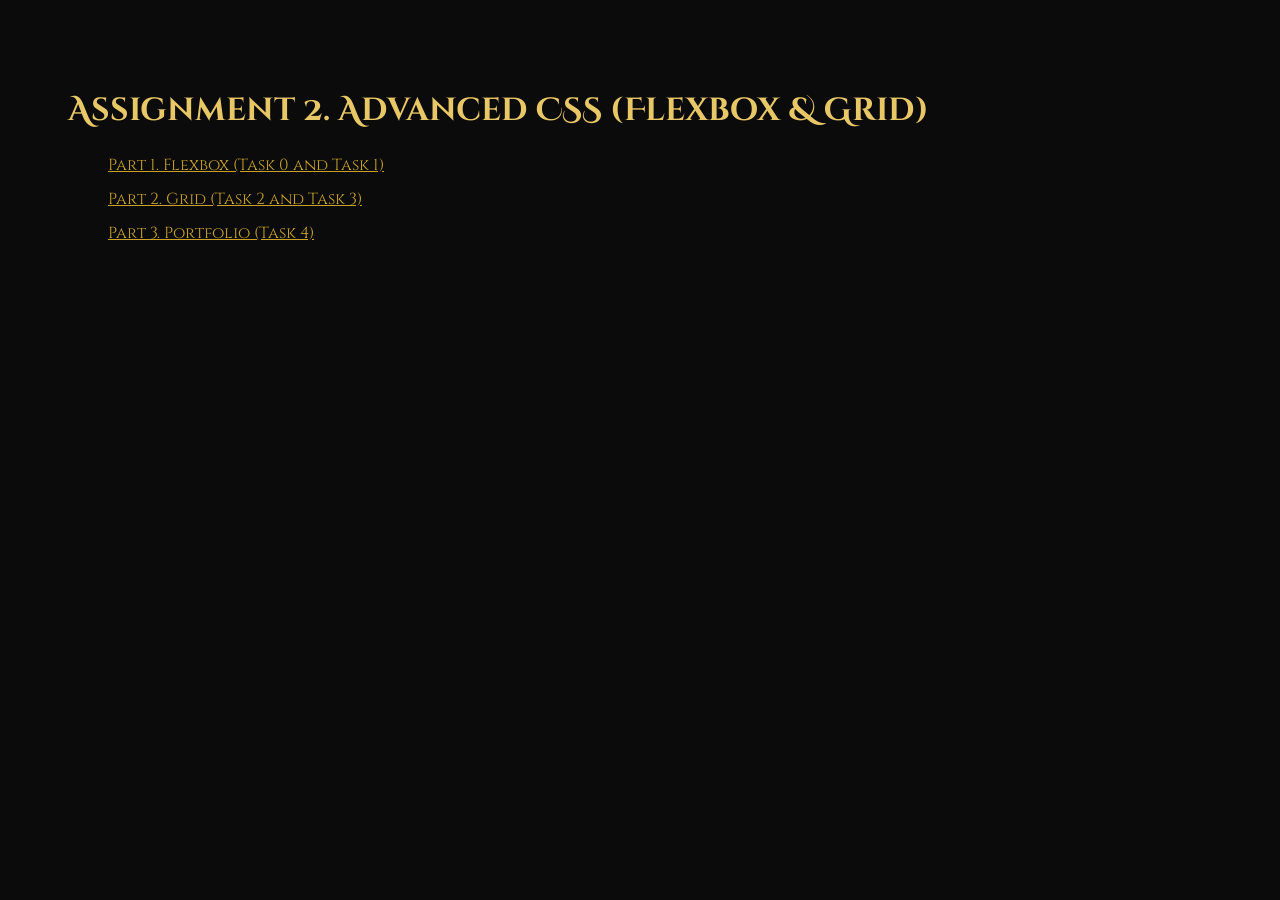
<file: index.html>
<!DOCTYPE html>
<html lang="en">
<head>
  <meta charset="UTF-8">
  <meta name="viewport" content="width=device-width, initial-scale=1.0">
  <title>Assignment 2 - Flexbox & Grid</title>
  <link href="https://fonts.googleapis.com/css2?family=Cinzel+Decorative:wght@700;900&family=Cinzel:wght@400;600&display=swap" rel="stylesheet">
  <style>
    body { background:#0b0b0c; color:#ded9cc; font-family:'Cinzel',serif; padding:60px; }
    h1 { font-family:'Cinzel Decorative',serif; color:#e8c766; }
    a { color:#c9a227; }
    li { margin: 12px 0; list-style: none; }
  </style>
</head>
<body>
  <h1>Assignment 2. Advanced CSS (Flexbox & Grid)</h1>
  <ul>
    <li><a href="part1/index.html">Part 1. Flexbox (Task 0 and Task 1)</a></li>
    <li><a href="part2/index.html">Part 2. Grid (Task 2 and Task 3)</a></li>
    <li><a href="part3/index.html">Part 3. Portfolio (Task 4)</a></li>
  </ul>
</body>
</html>
</file>
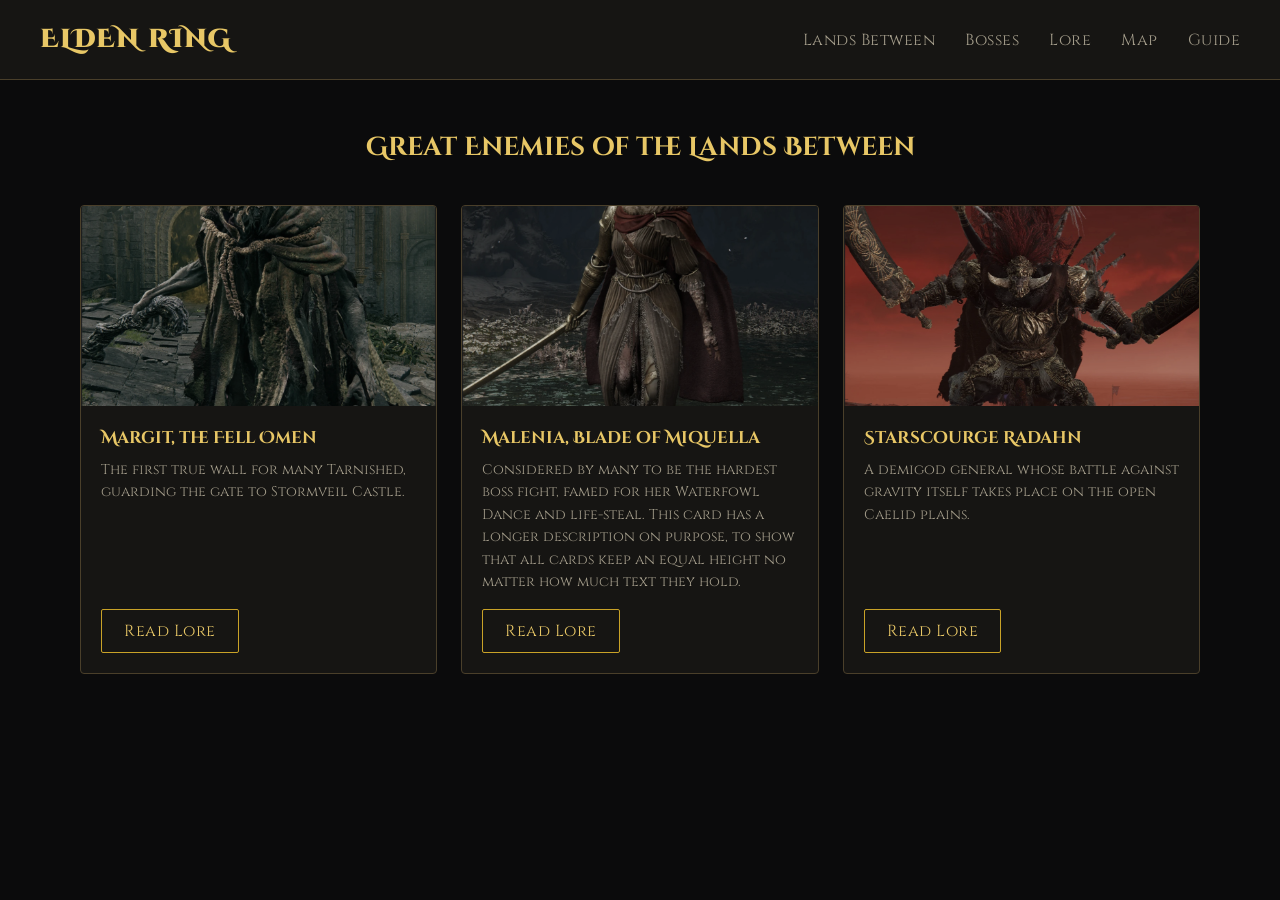
<file: part1/index.html>
<!DOCTYPE html>
<html lang="en">
<head>
  <meta charset="UTF-8">
  <meta name="viewport" content="width=device-width, initial-scale=1.0">
  <title>Part 1 - Flexbox</title>
  <link href="https://fonts.googleapis.com/css2?family=Cinzel+Decorative:wght@700;900&family=Cinzel:wght@400;600&display=swap" rel="stylesheet">
  <link rel="stylesheet" href="style.css">
</head>
<body>

  <!--navigation bar-->
  <header class="header">
    <div class="logo">ELDEN RING</div>
    <nav>
      <ul class="nav-links">
        <li><a href="https://en.bandainamcoent.eu/elden-ring/elden-ring">Lands Between</a></li>
        <li><a href="https://eldenring.fandom.com/ru/wiki/%D0%91%D0%BE%D1%81%D1%81%D1%8B">Bosses</a></li>
        <li><a href="https://eldenring.wiki.fextralife.com/Lore">Lore</a></li>
        <li><a href="https://mapgenie.io/elden-ring/maps/the-lands-between">Map</a></li>
        <li><a href="https://eldenring.fandom.com">Guide</a></li>
      </ul>
    </nav>
  </header>

  <!--card row-->
 <main>
    <h1 class="page-title" id="bosses">Great Enemies of the Lands Between</h1>

    <section class="cards">
      <article class="card">
        <img src="imges\Margit.jpg" alt="Fell Omen">
        <div class="card-body">
          <h3>Margit, the Fell Omen</h3>
          <p>The first true wall for many Tarnished, guarding the gate to Stormveil Castle.</p>
          <a href="https://eldenring.wiki.fextralife.com/Margit,_The_Fell_Omen" class="btn">Read Lore</a>
        </div>
      </article>

      <article class="card">
        <img src="imges\Malenia.jpg" alt="Malenia, Blade of Miquella">
        <div class="card-body">
          <h3>Malenia, Blade of Miquella</h3>
          <p>Considered by many to be the hardest boss fight, famed for her Waterfowl Dance and life-steal. This card has a longer description on purpose, to show that all cards keep an equal height no matter how much text they hold.</p>
          <a href="https://eldenring.wiki.fextralife.com/Malenia,_Blade_of_Miquella" class="btn">Read Lore</a>
        </div>
      </article>

      <article class="card">
        <img src="imges\Radahn.jpg" alt="General Radahn">
        <div class="card-body">
          <h3>Starscourge Radahn</h3>
          <p>A demigod general whose battle against gravity itself takes place on the open Caelid plains.</p>
          <a href="https://eldenring.wiki.fextralife.com/Starscourge_Radahn" class="btn">Read Lore</a>
        </div>
      </article>
    </section>
  </main>

</body>
</html>
</file>
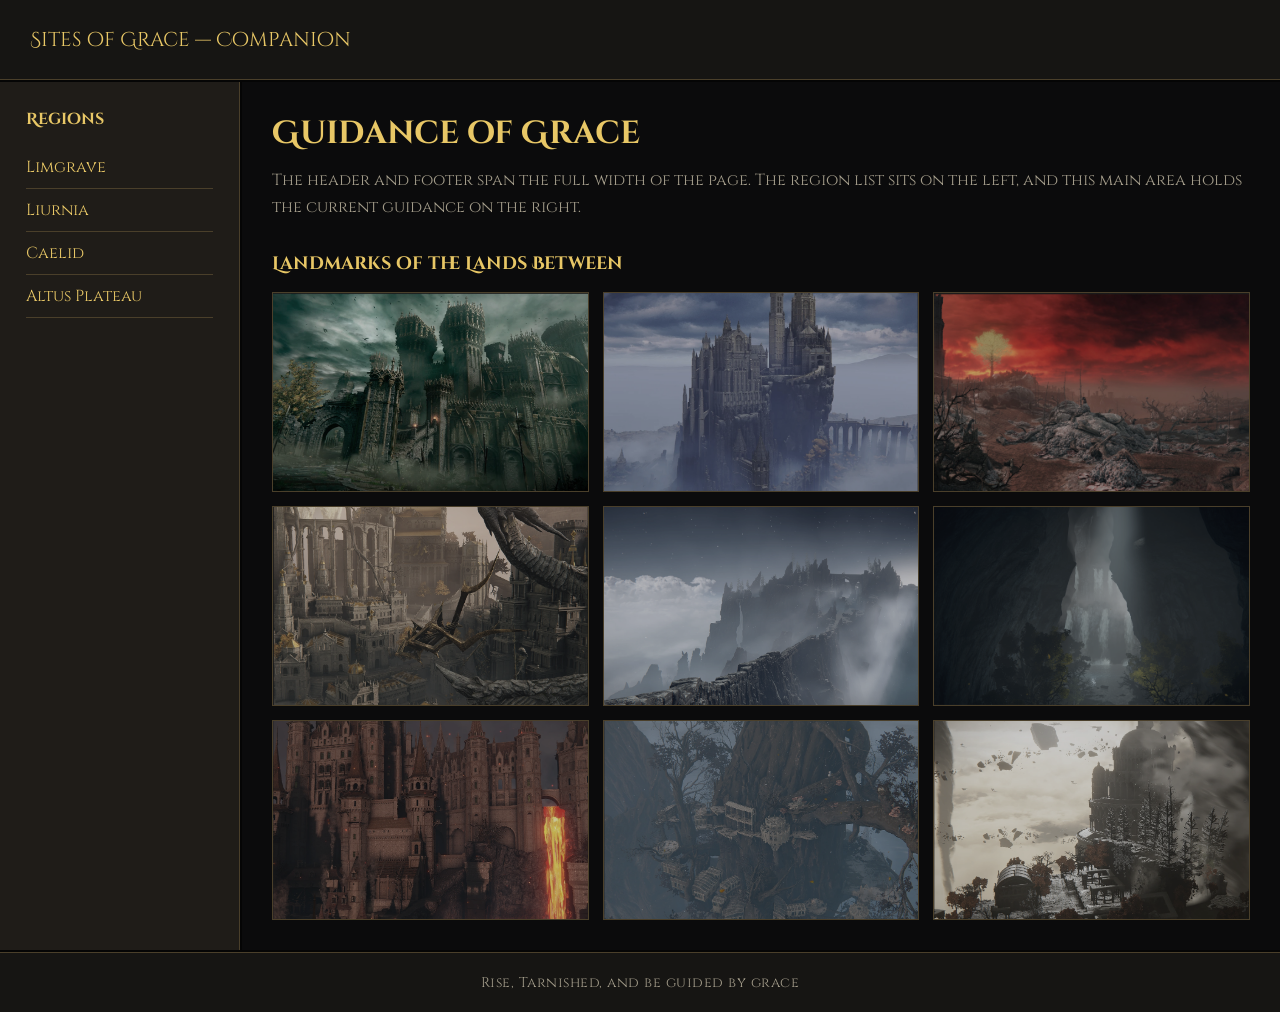
<file: part2/index.html>
<!DOCTYPE html>
<html lang="en">
<head>
  <meta charset="UTF-8">
  <meta name="viewport" content="width=device-width, initial-scale=1.0">
  <title>Part 2 - Grid</title>
  <link href="https://fonts.googleapis.com/css2?family=Cinzel+Decorative:wght@700;900&family=Cinzel:wght@400;600&display=swap" rel="stylesheet">
  <link rel="stylesheet" href="style.css">
</head>
<body>

  <!--grid-->
  <div class="layout">

    <header class="header">Sites of Grace — Companion</header>

    <aside class="sidebar">
      <h2>Regions</h2>
      <ul class="links">
        <li><a href="https://eldenring.fandom.com/wiki/Limgrave">Limgrave</a></li>
        <li><a href="https://eldenring.fandom.com/wiki/Liurnia">Liurnia</a></li>
        <li><a href="https://eldenring.fandom.com/wiki/Caelid">Caelid</a></li>
        <li><a href="https://eldenring.fandom.com/wiki/Altus_Plateau">Altus Plateau</a></li>
      </ul>
    </aside>

    <main class="main">
      <h1>Guidance of Grace</h1>
      <p>The header and footer span the full width of the page. The region list sits on the left, and this main area holds the current guidance on the right.</p>

      <!--gallery-->
      <h2 class="gallery-title">Landmarks of the Lands Between</h2>
      <section class="gallery">
        <figure><img src="imges\castle.jpg" alt="Landmark 1"><figcaption>Stormveil Castle</figcaption></figure>
        <figure><img src="imges\Lukaria.jpg" alt="Landmark 2"><figcaption>Raya Lucaria</figcaption></figure>
        <figure><img src="imges\caelid.jpg" alt="Landmark 3"><figcaption>Caelid Wastes</figcaption></figure>
        <figure><img src="imges\столица.png" alt="Landmark 4"><figcaption>Leyndell</figcaption></figure>
        <figure><img src="imges\гиганты.png" alt="Landmark 5"><figcaption>Mountaintops of the Giants</figcaption></figure>
        <figure><img src="imges\river.png" alt="Landmark 6"><figcaption>Ainsel River</figcaption></figure>
        <figure><img src="imges\manor.png" alt="Landmark 7"><figcaption>Volcano Manor</figcaption></figure>
        <figure><img src="imges\miquella.png" alt="Landmark 8"><figcaption>Haligtree</figcaption></figure>
        <figure><img src="imges\image.png" alt="Landmark 9"><figcaption>Crumbling Farum Azula</figcaption></figure>
      </section>
    </main>

    <footer class="footer">Rise, Tarnished, and be guided by grace</footer>

  </div>

</body>
</html>
</file>
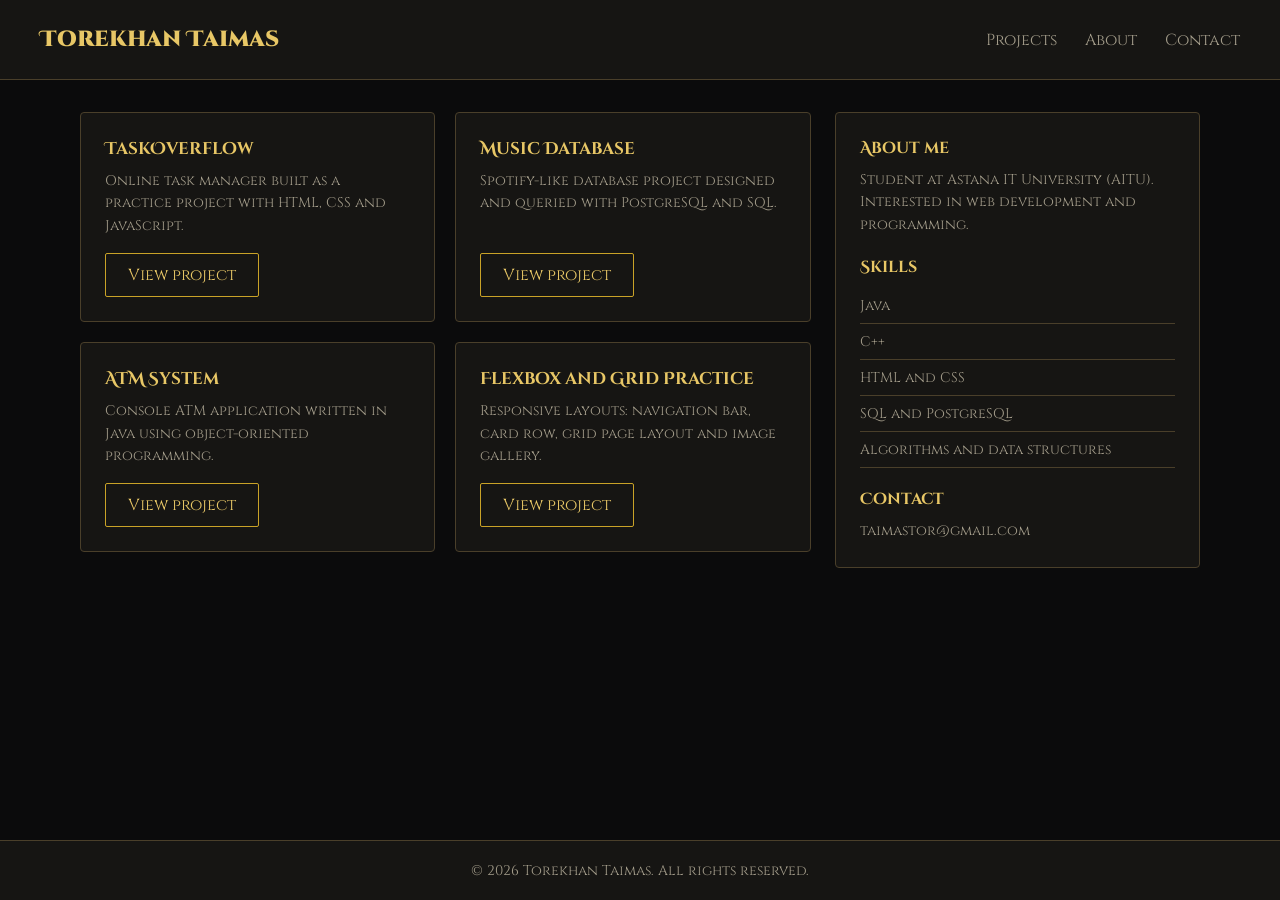
<file: part3/index.html>
<!DOCTYPE html>
<html lang="en">
<head>
  <meta charset="UTF-8">
  <meta name="viewport" content="width=device-width, initial-scale=1.0">
  <title>Task 4 - Portfolio</title>
  <link href="https://fonts.googleapis.com/css2?family=Cinzel+Decorative:wght@700;900&family=Cinzel:wght@400;600&display=swap" rel="stylesheet">
  <link rel="stylesheet" href="style.css">
</head>
<body>
  <header class="header">
    <div class="logo">Torekhan Taimas</div>
    <nav>
      <ul class="nav-links">
        <li><a href="#projects">Projects</a></li>
        <li><a href="#about">About</a></li>
        <li><a href="#contact">Contact</a></li>
      </ul>
    </nav>
  </header>

  <main class="main-grid">
    <section class="projects" id="projects">
      <article class="project-card">
        <h3>TaskOverflow</h3>
        <p>Online task manager built as a practice project with HTML, CSS and JavaScript.</p>
        <a href="https://github.com/aitu-educational-practice-2026/educational-practice-project-team-taimas-amirkhan-mobin" class="btn">View project</a>
      </article>

      <article class="project-card">
        <h3>Music Database</h3>
        <p>Spotify-like database project designed and queried with PostgreSQL and SQL.</p>
        <a href="#" class="btn">View project</a>
      </article>

      <article class="project-card">
        <h3>ATM System</h3>
        <p>Console ATM application written in Java using object-oriented programming.</p>
        <a href="#" class="btn">View project</a>
      </article>

      <article class="project-card">
        <h3>Flexbox and Grid Practice</h3>
        <p>Responsive layouts: navigation bar, card row, grid page layout and image gallery.</p>
        <a href="https://github.com/lNeonFOX/WEB-Flexbox-Grid" class="btn">View project</a>
      </article>
    </section>

    <aside class="sidebar" id="about">
      <h2>About me</h2>
      <p>Student at Astana IT University (AITU). Interested in web development and programming.</p>

      <h2>Skills</h2>
      <ul class="skills">
        <li>Java</li>
        <li>C++</li>
        <li>HTML and CSS</li>
        <li>SQL and PostgreSQL</li>
        <li>Algorithms and data structures</li>
      </ul>

      <h2 id="contact">Contact</h2>
      <p>taimastor@gmail.com</p>
    </aside>
  </main>

  <footer class="footer">
    <p>&copy; 2026 Torekhan Taimas. All rights reserved.</p>
  </footer>
</body>
</html>
</file>
<file: part1/style.css>
* {
  margin: 0;
  padding: 0;
  box-sizing: border-box;
}

:root {
  --bg: #0b0b0c;
  --bg-panel: #161513;
  --bg-panel-2: #1f1c18;
  --gold: #c9a227;
  --gold-light: #e8c766;
  --text: #ded9cc;
  --text-dim: #a39c8a;
  --border: #4a3f2a;
}

body {
  font-family: 'Cinzel', serif;
  background: var(--bg);
  color: var(--text);
}

/*Navigation Bar*/
.header {
  display: flex;
  justify-content: space-between;
  align-items: center;
  min-height: 80px;
  padding: 0 40px;
  background: var(--bg-panel);
  border-bottom: 1px solid var(--border);
}

.logo {
  font-family: 'Cinzel Decorative', serif;
  color: var(--gold-light);
  font-size: 26px;
  font-weight: 900;
  letter-spacing: 1px;
}

.nav-links {
  display: flex;
  gap: 30px;
  list-style: none;
}

.nav-links a {
  color: var(--text-dim);
  text-decoration: none;
  letter-spacing: 0.5px;
  transition: color 0.2s;
}

.nav-links a:hover {
  color: var(--gold);
}

/*Card Row*/
.page-title {
  font-family: 'Cinzel Decorative', serif;
  text-align: center;
  color: var(--gold-light);
  padding: 50px 20px 0;
  font-size: 26px;
}

.cards {
  display: flex;
  flex-wrap: wrap;
  gap: 24px;
  max-width: 1200px;
  margin: 0 auto;
  padding: 40px;
}

.card {
  display: flex;
  flex-direction: column;
  flex: 1 1 260px;
  background: var(--bg-panel);
  border: 1px solid var(--border);
  border-radius: 4px;
  overflow: hidden;
  transition: transform 0.3s, border-color 0.3s, box-shadow 0.3s;
}

.card:hover {
  transform: translateY(-8px);
  border-color: var(--gold);
  box-shadow: 0 12px 28px rgba(201, 162, 39, 0.25);
}

.card img {
  width: 100%;
  height: 200px;
  object-fit: cover;
  display: block;
  filter: grayscale(30%) brightness(0.85);
}

.card-body {
  display: flex;
  flex-direction: column;
  flex: 1;
  padding: 20px;
}

.card-body h3 {
  font-family: 'Cinzel Decorative', serif;
  color: var(--gold-light);
  margin-bottom: 10px;
  font-size: 17px;
}

.card-body p {
  flex: 1;
  line-height: 1.6;
  color: var(--text-dim);
  font-size: 14px;
}

.btn {
  margin-top: 16px;
  align-self: flex-start;
  padding: 10px 22px;
  background: transparent;
  border: 1px solid var(--gold);
  color: var(--gold-light);
  text-decoration: none;
  border-radius: 2px;
  letter-spacing: 0.5px;
  transition: background 0.2s, color 0.2s;
}

.btn:hover {
  background: var(--gold);
  color: #0b0b0c;
}

@media (max-width: 600px) {
  .header {
    flex-direction: column;
    gap: 12px;
    padding: 16px;
  }

  .nav-links {
    gap: 16px;
    flex-wrap: wrap;
    justify-content: center;
  }
}
</file>
<file: part2/style.css>
* {
  margin: 0;
  padding: 0;
  box-sizing: border-box;
}

:root {
  --bg: #0b0b0c;
  --bg-panel: #161513;
  --bg-panel-2: #1f1c18;
  --gold: #c9a227;
  --gold-light: #e8c766;
  --text: #ded9cc;
  --text-dim: #a39c8a;
  --border: #4a3f2a;
}

body {
  font-family: 'Cinzel', serif;
  background: #050505;
}

/*grid*/
.layout {
  display: grid;
  grid-template-columns: 240px 1fr;
  grid-template-rows: 80px 1fr 60px;
  grid-template-areas:
    "header  header"
    "sidebar main"
    "footer  footer";
  gap: 2px;
  min-height: 100vh;
}

.header {
  grid-area: header;
  display: flex;
  align-items: center;
  padding: 0 30px;
  background: var(--bg-panel);
  color: var(--gold-light);
  font-family: 'Cinzel Decorative', serif;
  font-size: 20px;
  border-bottom: 1px solid var(--border);
}

.sidebar {
  grid-area: sidebar;
  padding: 26px;
  background: var(--bg-panel-2);
  border-right: 1px solid var(--border);
}

.sidebar h2 {
  font-family: 'Cinzel Decorative', serif;
  color: var(--gold-light);
  margin-bottom: 16px;
  font-size: 16px;
}

.sidebar ul {
  list-style: none;
}

.sidebar li {
  padding: 10px 0;
  color: var(--text-dim);
  border-bottom: 1px solid var(--border);
}

.sidebar .links {
  list-style: none;
  display: block;
}

.sidebar .links li {
  padding: 10px 0;
  border-bottom: 1px solid var(--border);
}

.sidebar .links a {
  color: var(--gold-light);
  text-decoration: none;
  transition: color 0.2s;
}

.sidebar .links a:hover {
  color: var(--gold);
}

.main {
  grid-area: main;
  padding: 30px;
  background: var(--bg);
  color: var(--text);
}

.main h1 {
  font-family: 'Cinzel Decorative', serif;
  color: var(--gold-light);
  margin-bottom: 12px;
}

.main p {
  line-height: 1.7;
  color: var(--text-dim);
}

.footer {
  grid-area: footer;
  display: flex;
  align-items: center;
  justify-content: center;
  background: var(--bg-panel);
  color: var(--text-dim);
  border-top: 1px solid var(--border);
  letter-spacing: 0.5px;
  font-size: 14px;
}

/*gallery*/
.gallery-title {
  font-family: 'Cinzel Decorative', serif;
  color: var(--gold-light);
  margin: 30px 0 16px;
  font-size: 18px;
}

.gallery {
  display: grid;
  grid-template-columns: repeat(3, 1fr);
  grid-template-rows: repeat(3, 200px);
  gap: 14px;
}

.gallery figure {
  position: relative;
  overflow: hidden;
  border: 1px solid var(--border);
}

.gallery img {
  width: 100%;
  height: 100%;
  object-fit: cover;
  display: block;
  filter: grayscale(30%) brightness(0.8);
  transition: transform 0.4s, filter 0.4s;
}

.gallery figcaption {
  position: absolute;
  inset: 0;
  display: flex;
  align-items: center;
  justify-content: center;
  background: rgba(11, 11, 12, 0.75);
  color: var(--gold-light);
  font-family: 'Cinzel Decorative', serif;
  font-size: 16px;
  text-align: center;
  padding: 10px;
  opacity: 0;
  transition: opacity 0.3s;
}

.gallery figure:hover figcaption {
  opacity: 1;
}

.gallery figure:hover img {
  transform: scale(1.08);
  filter: grayscale(0%) brightness(1);
}

/*Responsive*/
@media (max-width: 900px) {
  .gallery {
    grid-template-columns: repeat(2, 1fr);
    grid-template-rows: none;
    grid-auto-rows: 200px;
  }
}

@media (max-width: 700px) {
  .layout {
    grid-template-columns: 1fr;
    grid-template-rows: 80px auto 1fr 60px;
    grid-template-areas:
      "header"
      "sidebar"
      "main"
      "footer";
  }
}

@media (max-width: 500px) {
  .gallery {
    grid-template-columns: 1fr;
  }
}
</file>
<file: part3/style.css>
* {
  margin: 0;
  padding: 0;
  box-sizing: border-box;
}

:root {
  --bg: #0b0b0c;
  --bg-panel: #161513;
  --bg-panel-2: #1f1c18;
  --gold: #c9a227;
  --gold-light: #e8c766;
  --text: #ded9cc;
  --text-dim: #a39c8a;
  --border: #4a3f2a;
}

body {
  display: flex;
  flex-direction: column;
  min-height: 100vh;
  font-family: 'Cinzel', serif;
  background: var(--bg);
  color: var(--text);
}

/* Header: Flexbox navigation */
.header {
  display: flex;
  justify-content: space-between;
  align-items: center;
  min-height: 80px;
  padding: 0 40px;
  background: var(--bg-panel);
  border-bottom: 1px solid var(--border);
}

.logo {
  font-family: 'Cinzel Decorative', serif;
  color: var(--gold-light);
  font-size: 22px;
  font-weight: 900;
}

.nav-links {
  display: flex;
  gap: 28px;
  list-style: none;
}

.nav-links a {
  color: var(--text-dim);
  text-decoration: none;
  transition: color 0.2s;
}

.nav-links a:hover {
  color: var(--gold);
}

/* Main: Grid (projects left, sidebar right) */
.main-grid {
  flex: 1;
  display: grid;
  grid-template-columns: 2fr 1fr;
  gap: 24px;
  width: 100%;
  max-width: 1200px;
  margin: 0 auto;
  padding: 32px 40px;
}

.projects {
  display: grid;
  grid-template-columns: repeat(auto-fit, minmax(240px, 1fr));
  gap: 20px;
  align-content: start;
}

/* Project card: Flexbox inside */
.project-card {
  display: flex;
  flex-direction: column;
  padding: 24px;
  background: var(--bg-panel);
  border: 1px solid var(--border);
  border-radius: 4px;
  transition: transform 0.3s, border-color 0.3s, box-shadow 0.3s;
}

.project-card:hover {
  transform: translateY(-6px);
  border-color: var(--gold);
  box-shadow: 0 12px 24px rgba(201, 162, 39, 0.2);
}

.project-card h3 {
  font-family: 'Cinzel Decorative', serif;
  color: var(--gold-light);
  margin-bottom: 10px;
  font-size: 17px;
}

.project-card p {
  flex: 1;
  line-height: 1.6;
  color: var(--text-dim);
  font-size: 14px;
}

.btn {
  margin-top: 16px;
  align-self: flex-start;
  padding: 10px 22px;
  background: transparent;
  border: 1px solid var(--gold);
  color: var(--gold-light);
  text-decoration: none;
  border-radius: 2px;
  transition: background 0.2s, color 0.2s;
}

.btn:hover {
  background: var(--gold);
  color: #0b0b0c;
}

/* Sidebar */
.sidebar {
  align-self: start;
  padding: 24px;
  background: var(--bg-panel);
  border: 1px solid var(--border);
  border-radius: 4px;
}

.sidebar h2 {
  font-family: 'Cinzel Decorative', serif;
  color: var(--gold-light);
  margin: 20px 0 10px;
  font-size: 16px;
}

.sidebar h2:first-child {
  margin-top: 0;
}

.sidebar p {
  line-height: 1.6;
  color: var(--text-dim);
  font-size: 14px;
}

.skills {
  list-style: none;
}

.skills li {
  padding: 8px 0;
  color: var(--text-dim);
  border-bottom: 1px solid var(--border);
  font-size: 14px;
}

/* Footer spans the whole bottom */
.footer {
  display: flex;
  justify-content: center;
  align-items: center;
  min-height: 60px;
  background: var(--bg-panel);
  color: var(--text-dim);
  border-top: 1px solid var(--border);
  font-size: 14px;
}

@media (max-width: 900px) {
  .main-grid {
    grid-template-columns: 1fr;
    padding: 24px 16px;
  }

  .header {
    flex-direction: column;
    gap: 10px;
    padding: 14px;
  }
}
</file>
